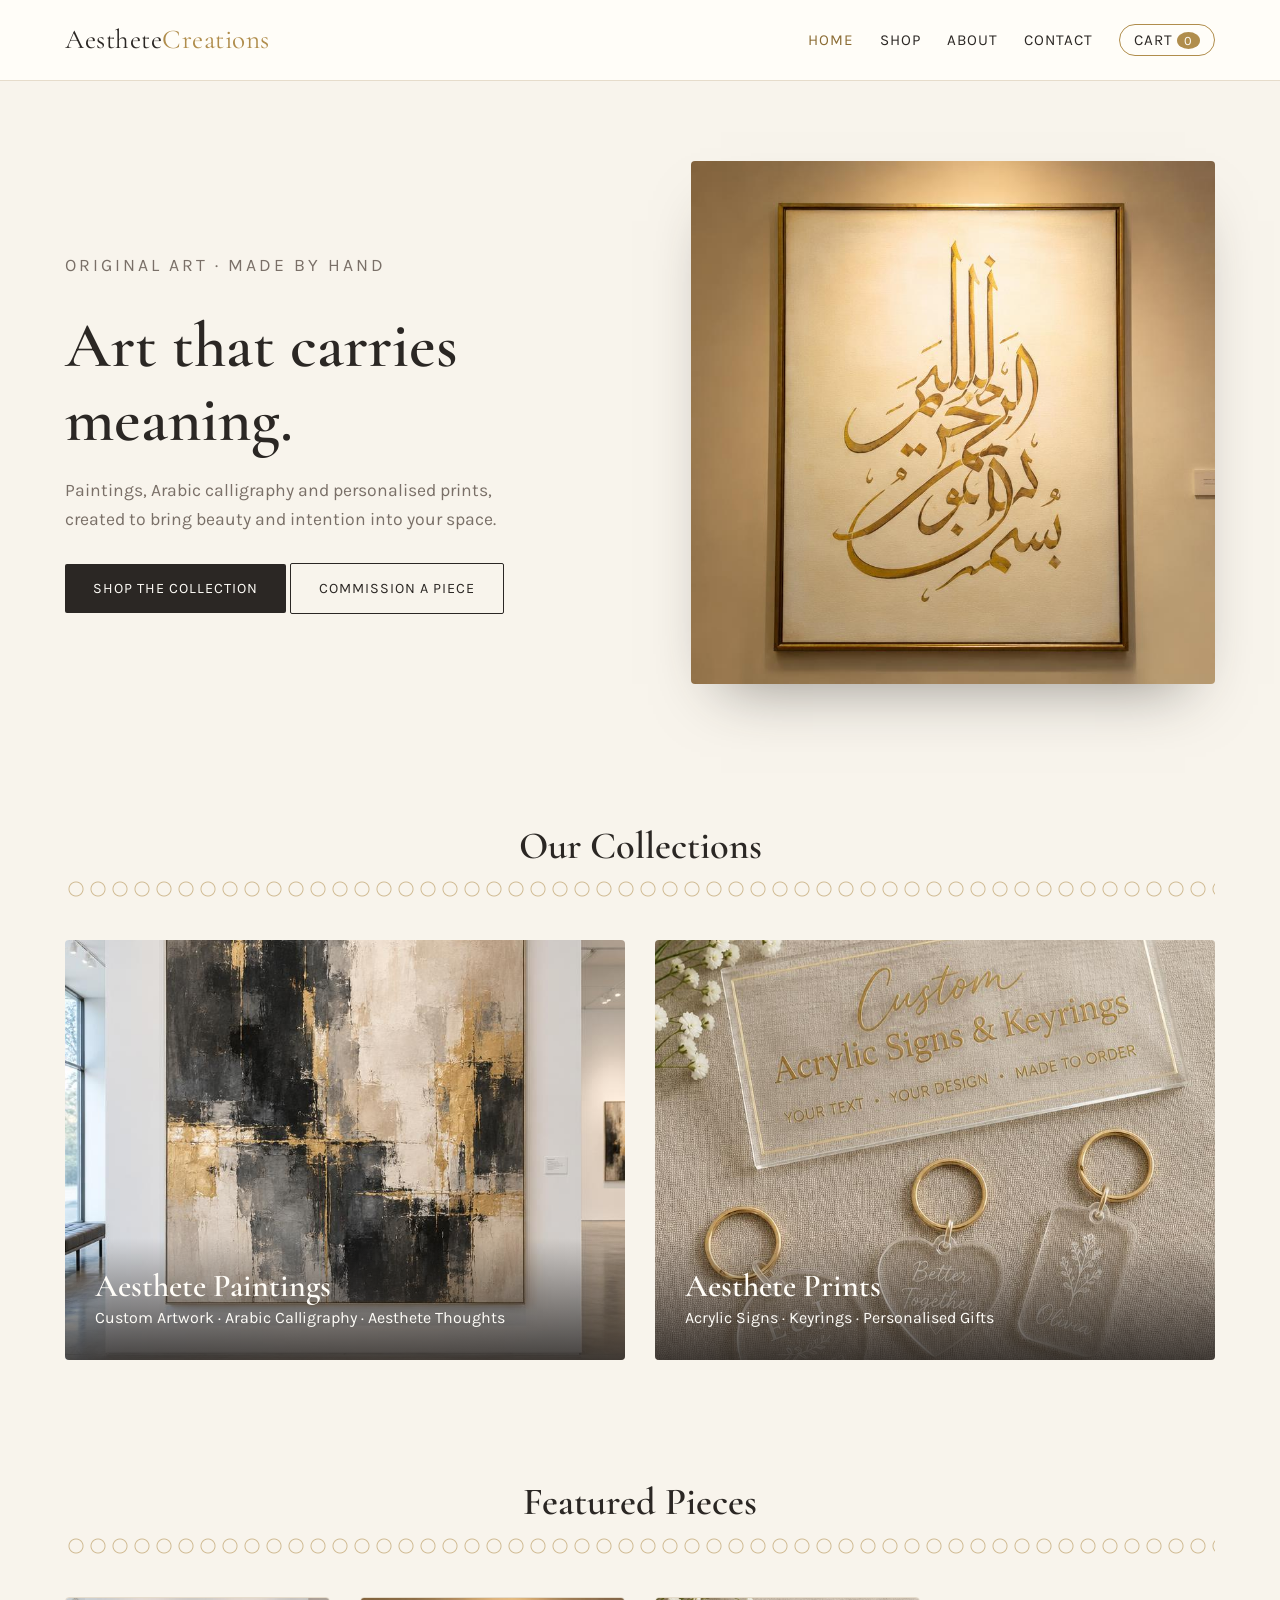
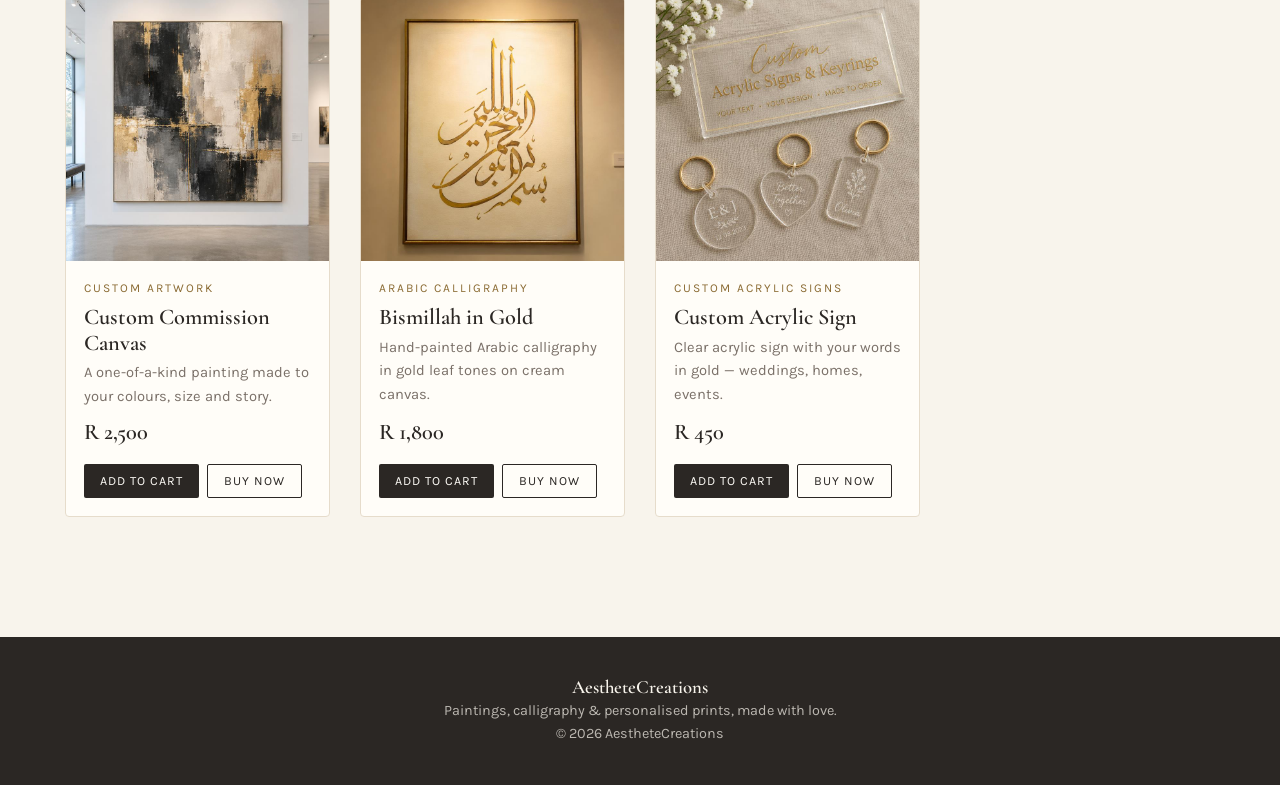
<file: index.html>
<!DOCTYPE html>
<html lang="en">
<head>
  <meta charset="UTF-8">
  <meta name="viewport" content="width=device-width, initial-scale=1.0">
  <title>Handmade Art & Personalised Gifts | AestheteCreations</title>
  <meta name="description" content="Original paintings, Arabic calligraphy and custom acrylic prints by AestheteCreations.">
  <link rel="preconnect" href="https://fonts.googleapis.com">
  <link href="https://fonts.googleapis.com/css2?family=Cormorant+Garamond:wght@500;600&family=Karla:wght@400;600&display=swap" rel="stylesheet">
  <!-- This line connects the page to your CSS file -->
  <link rel="stylesheet" href="css/style.css">
</head>
<body>
  <header class="site-header">
    <nav class="nav container">
      <a href="index.html" class="logo">Aesthete<span>Creations</span></a>
      <ul class="nav-links">
        <li><a href="index.html" class="active">Home</a></li>
        <li><a href="shop.html">Shop</a></li>
        <li><a href="about.html">About</a></li>
        <li><a href="contact.html">Contact</a></li>
        <li><a href="cart.html" class="cart-link">Cart<span class="cart-count">0</span></a></li>
      </ul>
    </nav>
  </header>
  <main>
    <section class="hero container">
      <div>
        <p class="eyebrow">Original art &middot; Made by hand</p>
        <h1>Art that carries meaning.</h1>
        <p>Paintings, Arabic calligraphy and personalised prints, created to bring beauty and intention into your space.</p>
        <a href="shop.html" class="btn">Shop the collection</a>
        <a href="contact.html" class="btn btn-outline">Commission a piece</a>
      </div>
      <img src="images/calligraphy.jpg" alt="Gold Arabic calligraphy canvas">
    </section>
    <section class="container">
      <h2 class="section-title">Our Collections</h2>
      <div class="divider"></div>
      <div class="categories">
        <a class="category" href="shop.html?category=Aesthete%20Paintings">
          <img src="images/painting.jpg" alt="Aesthete Paintings">
          <div><h3>Aesthete Paintings</h3><p>Custom Artwork &middot; Arabic Calligraphy &middot; Aesthete Thoughts</p></div>
        </a>
        <a class="category" href="shop.html?category=Aesthete%20Prints">
          <img src="images/acrylic.jpg" alt="Aesthete Prints">
          <div><h3>Aesthete Prints</h3><p>Acrylic Signs &middot; Keyrings &middot; Personalised Gifts</p></div>
        </a>
      </div>
    </section>
    <section class="container">
      <h2 class="section-title">Featured Pieces</h2>
      <div class="divider"></div>
      <div class="product-grid" id="featured"></div>
    </section>
  </main>
  <footer class="site-footer">
    <div class="container">
      <h3>AestheteCreations</h3>
      <p>Paintings, calligraphy &amp; personalised prints, made with love.</p>
      <p>&copy; <span id="year"></span> AestheteCreations</p>
    </div>
  </footer>
  <!-- products.js must load BEFORE cart.js -->
  <script src="js/products.js"></script>
  <script src="js/cart.js"></script>
</body>
</html>
</file>
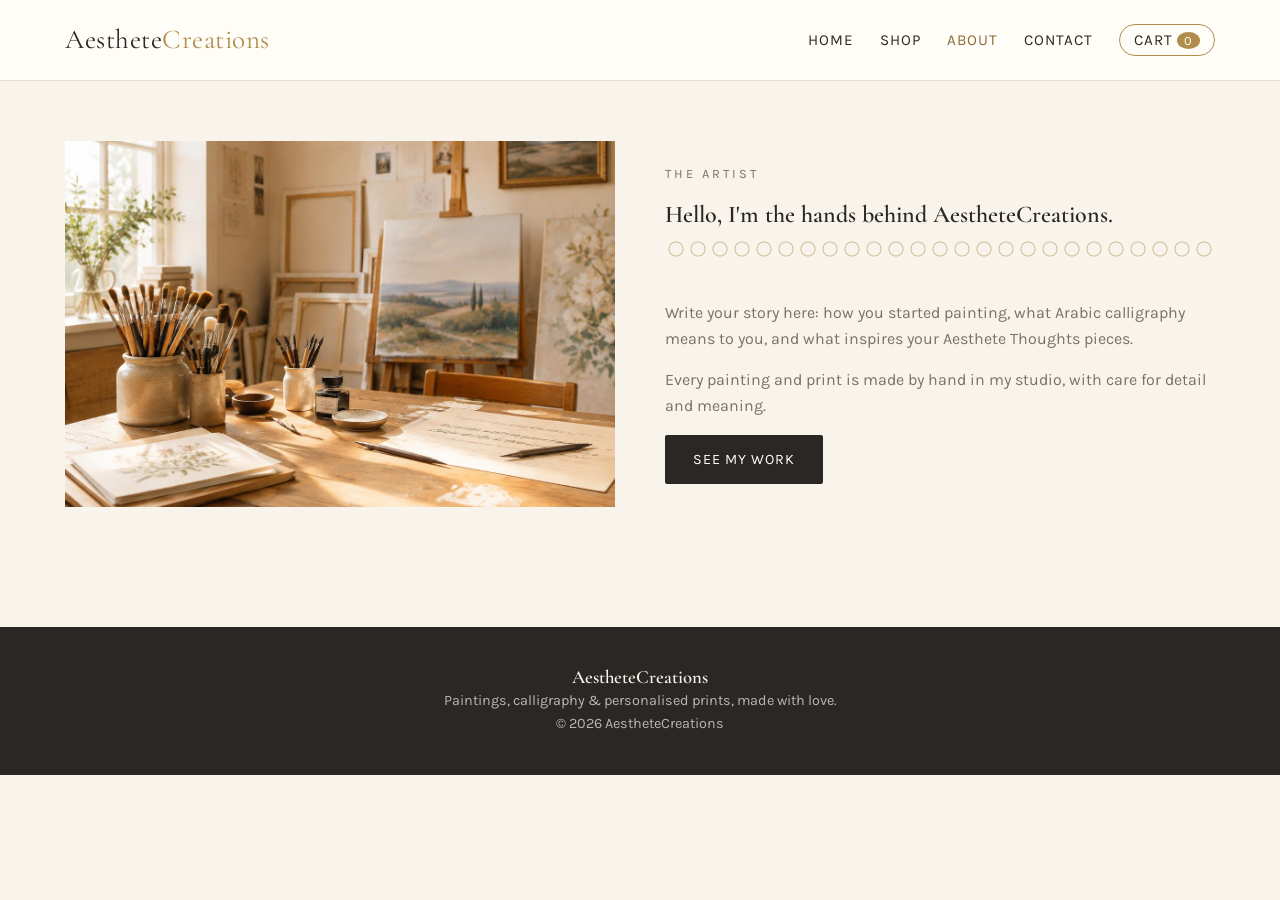
<file: about.html>
<!DOCTYPE html>
<html lang="en">
<head>
  <meta charset="UTF-8">
  <meta name="viewport" content="width=device-width, initial-scale=1.0">
  <title>About the Artist | AestheteCreations</title>
  <meta name="description" content="Meet the artist behind AestheteCreations.">
  <link rel="preconnect" href="https://fonts.googleapis.com">
  <link href="https://fonts.googleapis.com/css2?family=Cormorant+Garamond:wght@500;600&family=Karla:wght@400;600&display=swap" rel="stylesheet">
  <!-- This line connects the page to your CSS file -->
  <link rel="stylesheet" href="css/style.css">
</head>
<body>
  <header class="site-header">
    <nav class="nav container">
      <a href="index.html" class="logo">Aesthete<span>Creations</span></a>
      <ul class="nav-links">
        <li><a href="index.html">Home</a></li>
        <li><a href="shop.html">Shop</a></li>
        <li><a href="about.html" class="active">About</a></li>
        <li><a href="contact.html">Contact</a></li>
        <li><a href="cart.html" class="cart-link">Cart<span class="cart-count">0</span></a></li>
      </ul>
    </nav>
  </header>
  <main>
    <section class="container split">
      <img src="images/studio.jpg" alt="The AestheteCreations studio">
      <div>
        <p class="eyebrow">The artist</p>
        <h1>Hello, I'm the hands behind AestheteCreations.</h1>
        <div class="divider"></div>
        <p>Write your story here: how you started painting, what Arabic calligraphy means to you, and what inspires your Aesthete Thoughts pieces.</p>
        <p>Every painting and print is made by hand in my studio, with care for detail and meaning.</p>
        <a href="shop.html" class="btn">See my work</a>
      </div>
    </section>
  </main>
  <footer class="site-footer">
    <div class="container">
      <h3>AestheteCreations</h3>
      <p>Paintings, calligraphy &amp; personalised prints, made with love.</p>
      <p>&copy; <span id="year"></span> AestheteCreations</p>
    </div>
  </footer>
  <!-- products.js must load BEFORE cart.js -->
  <script src="js/products.js"></script>
  <script src="js/cart.js"></script>
</body>
</html>
</file>
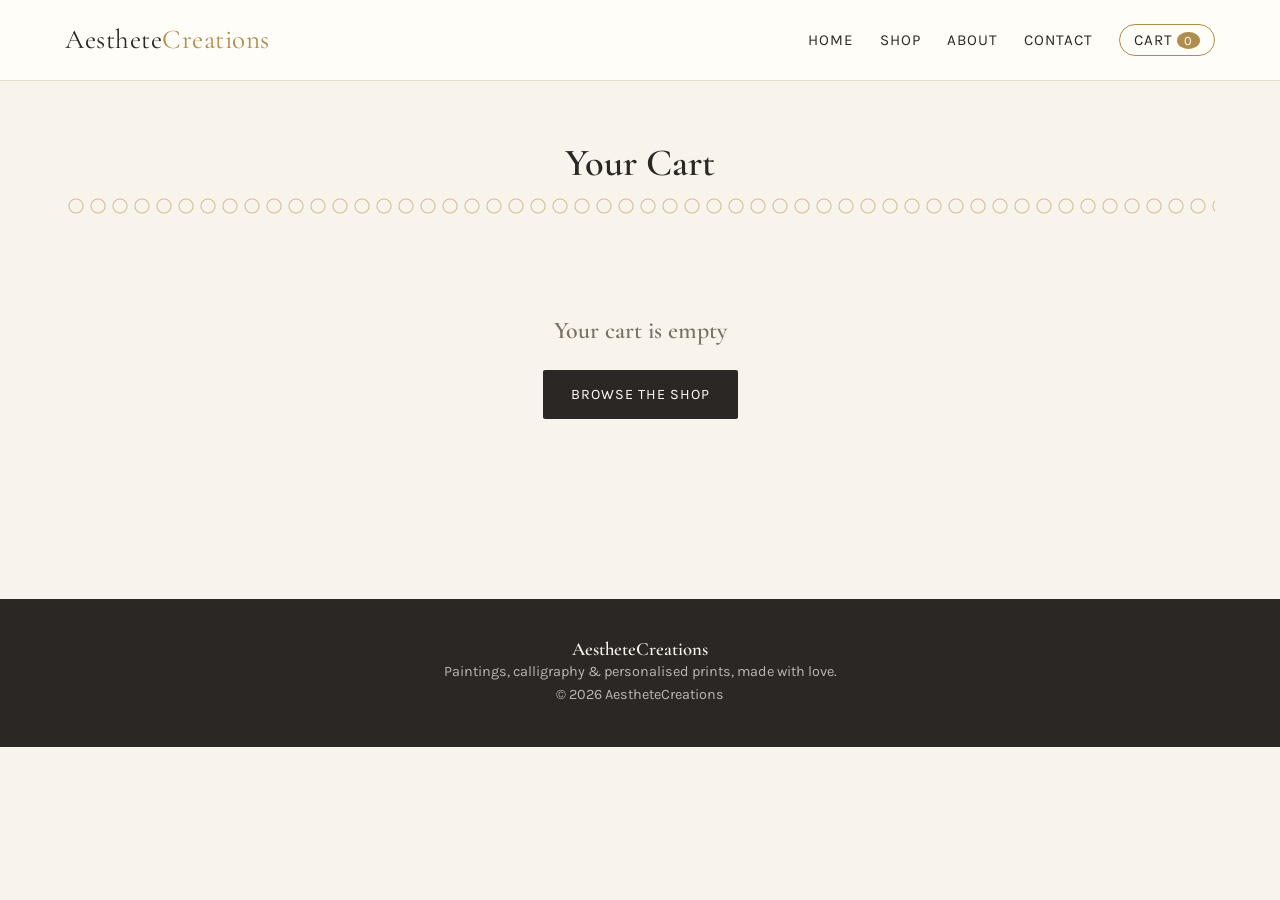
<file: cart.html>
<!DOCTYPE html>
<html lang="en">
<head>
  <meta charset="UTF-8">
  <meta name="viewport" content="width=device-width, initial-scale=1.0">
  <title>Your Cart | AestheteCreations</title>
  <meta name="description" content="Review your AestheteCreations cart and check out.">
  <link rel="preconnect" href="https://fonts.googleapis.com">
  <link href="https://fonts.googleapis.com/css2?family=Cormorant+Garamond:wght@500;600&family=Karla:wght@400;600&display=swap" rel="stylesheet">
  <!-- This line connects the page to your CSS file -->
  <link rel="stylesheet" href="css/style.css">
</head>
<body>
  <header class="site-header">
    <nav class="nav container">
      <a href="index.html" class="logo">Aesthete<span>Creations</span></a>
      <ul class="nav-links">
        <li><a href="index.html">Home</a></li>
        <li><a href="shop.html">Shop</a></li>
        <li><a href="about.html">About</a></li>
        <li><a href="contact.html">Contact</a></li>
        <li><a href="cart.html" class="cart-link">Cart<span class="cart-count">0</span></a></li>
      </ul>
    </nav>
  </header>
  <main>
    <section class="container">
      <h1 class="section-title">Your Cart</h1>
      <div class="divider"></div>
      <div id="cart"></div>
    </section>
  </main>
  <footer class="site-footer">
    <div class="container">
      <h3>AestheteCreations</h3>
      <p>Paintings, calligraphy &amp; personalised prints, made with love.</p>
      <p>&copy; <span id="year"></span> AestheteCreations</p>
    </div>
  </footer>
  <!-- products.js must load BEFORE cart.js -->
  <script src="js/products.js"></script>
  <script src="js/cart.js"></script>
</body>
</html>
</file>
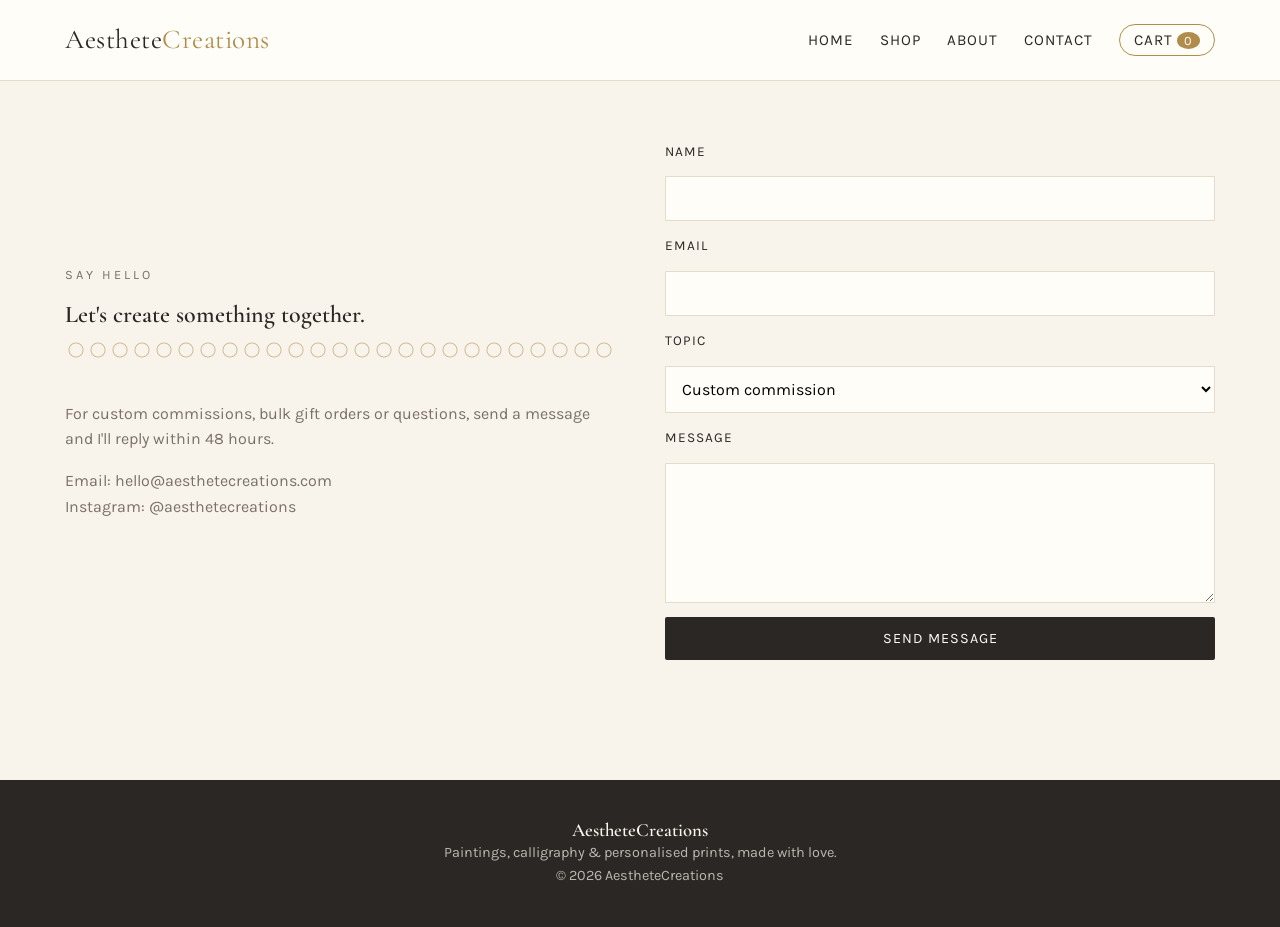
<file: contact.html>
<!DOCTYPE html>
<html lang="en">
<head>
  <meta charset="UTF-8">
  <meta name="viewport" content="width=device-width, initial-scale=1.0">
  <title>Contact | AestheteCreations</title>
  <meta name="description" content="Get in touch with AestheteCreations for orders and commissions.">
  <link rel="preconnect" href="https://fonts.googleapis.com">
  <link href="https://fonts.googleapis.com/css2?family=Cormorant+Garamond:wght@500;600&family=Karla:wght@400;600&display=swap" rel="stylesheet">
  <!-- This line connects the page to your CSS file -->
  <link rel="stylesheet" href="css/style.css">
</head>
<body>
  <header class="site-header">
    <nav class="nav container">
      <a href="index.html" class="logo">Aesthete<span>Creations</span></a>
      <ul class="nav-links">
        <li><a href="index.html">Home</a></li>
        <li><a href="shop.html">Shop</a></li>
        <li><a href="about.html">About</a></li>
        <li><a href="contact.html">Contact</a></li>
        <li><a href="cart.html" class="cart-link">Cart<span class="cart-count">0</span></a></li>
      </ul>
    </nav>
  </header>
  <main>
    <section class="container split">
      <div>
        <p class="eyebrow">Say hello</p>
        <h1>Let's create something together.</h1>
        <div class="divider"></div>
        <p>For custom commissions, bulk gift orders or questions, send a message and I'll reply within 48 hours.</p>
        <p>Email: hello@aesthetecreations.com<br>Instagram: @aesthetecreations</p>
      </div>
      <!-- Replace YOUR_FORM_ID with the ID from formspree.io (see GUIDE.md) -->
      <form action="https://formspree.io/f/YOUR_FORM_ID" method="POST">
        <label for="name">Name</label><input id="name" name="name" required>
        <label for="email">Email</label><input id="email" type="email" name="email" required>
        <label for="topic">Topic</label>
        <select id="topic" name="topic"><option>Custom commission</option><option>Order question</option><option>Other</option></select>
        <label for="message">Message</label><textarea id="message" name="message" required></textarea>
        <button class="btn" type="submit">Send message</button>
      </form>
    </section>
  </main>
  <footer class="site-footer">
    <div class="container">
      <h3>AestheteCreations</h3>
      <p>Paintings, calligraphy &amp; personalised prints, made with love.</p>
      <p>&copy; <span id="year"></span> AestheteCreations</p>
    </div>
  </footer>
  <!-- products.js must load BEFORE cart.js -->
  <script src="js/products.js"></script>
  <script src="js/cart.js"></script>
</body>
</html>
</file>
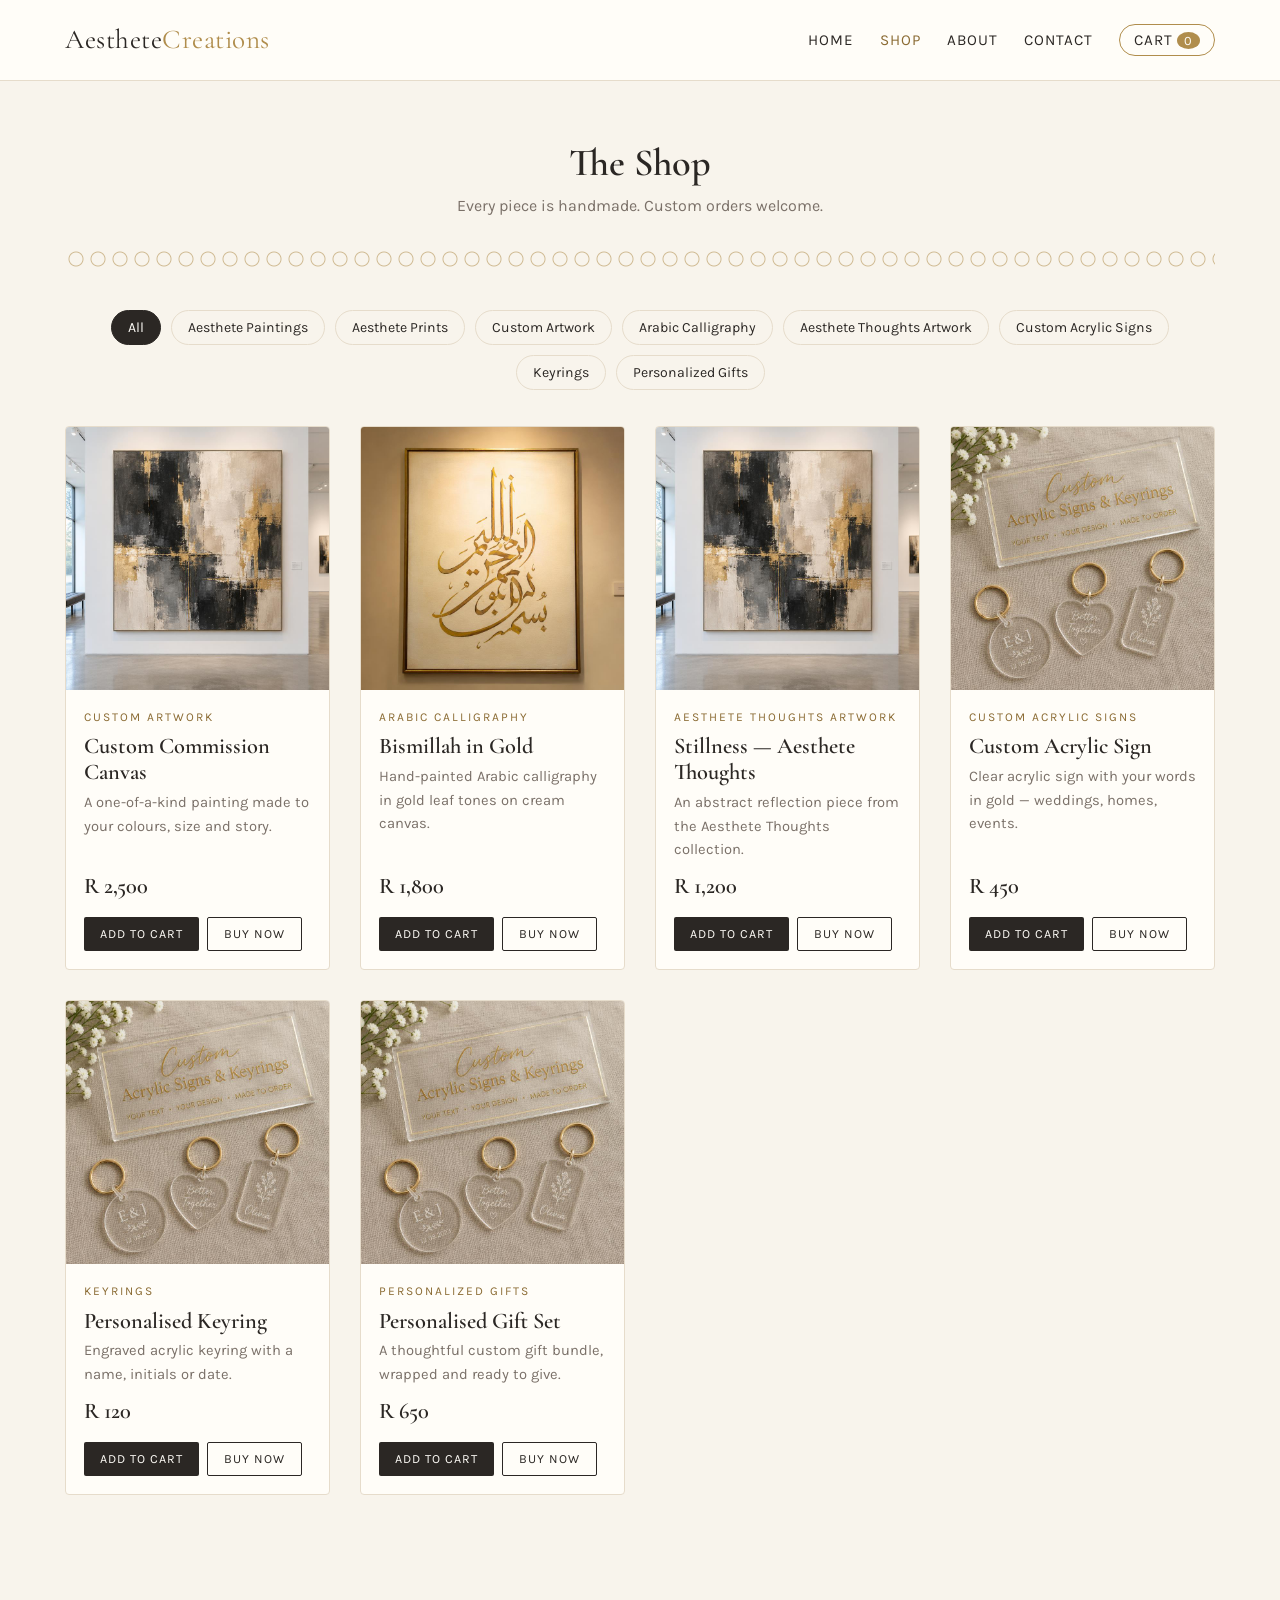
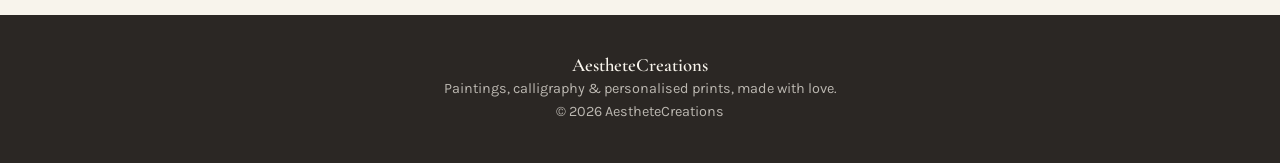
<file: shop.html>
<!DOCTYPE html>
<html lang="en">
<head>
  <meta charset="UTF-8">
  <meta name="viewport" content="width=device-width, initial-scale=1.0">
  <title>Shop | AestheteCreations</title>
  <meta name="description" content="Browse all AestheteCreations paintings and prints.">
  <link rel="preconnect" href="https://fonts.googleapis.com">
  <link href="https://fonts.googleapis.com/css2?family=Cormorant+Garamond:wght@500;600&family=Karla:wght@400;600&display=swap" rel="stylesheet">
  <!-- This line connects the page to your CSS file -->
  <link rel="stylesheet" href="css/style.css">
</head>
<body>
  <header class="site-header">
    <nav class="nav container">
      <a href="index.html" class="logo">Aesthete<span>Creations</span></a>
      <ul class="nav-links">
        <li><a href="index.html">Home</a></li>
        <li><a href="shop.html" class="active">Shop</a></li>
        <li><a href="about.html">About</a></li>
        <li><a href="contact.html">Contact</a></li>
        <li><a href="cart.html" class="cart-link">Cart<span class="cart-count">0</span></a></li>
      </ul>
    </nav>
  </header>
  <main>
    <section class="container">
      <h1 class="section-title">The Shop</h1>
      <p class="section-sub">Every piece is handmade. Custom orders welcome.</p>
      <div class="divider"></div>
      <div class="filters" id="filters"></div>
      <div class="product-grid" id="shop-grid"></div>
    </section>
  </main>
  <footer class="site-footer">
    <div class="container">
      <h3>AestheteCreations</h3>
      <p>Paintings, calligraphy &amp; personalised prints, made with love.</p>
      <p>&copy; <span id="year"></span> AestheteCreations</p>
    </div>
  </footer>
  <!-- products.js must load BEFORE cart.js -->
  <script src="js/products.js"></script>
  <script src="js/cart.js"></script>
</body>
</html>
</file>
<file: css/style.css>
/* ===== AestheteCreations stylesheet =====
   Every HTML page links to this one file with:
   <link rel="stylesheet" href="css/style.css">
   Change a colour here and it changes on every page. */
:root{
  --cream:#f8f4ec; --paper:#fffdf8; --ink:#2b2724; --muted:#7a7068;
  --gold:#b08d4c; --gold-dark:#8a6a32; --line:#e6dccb;
  --serif:"Cormorant Garamond",Georgia,serif; --sans:"Karla",Arial,sans-serif;
}
*{box-sizing:border-box;margin:0;padding:0}
body{font-family:var(--sans);background:var(--cream);color:var(--ink);line-height:1.6}
img{max-width:100%;display:block}
a{color:inherit}
h1,h2,h3{font-family:var(--serif);font-weight:600;line-height:1.15}
.container{width:min(1150px,92%);margin:0 auto}

/* Header */
.site-header{background:var(--paper);border-bottom:1px solid var(--line);position:sticky;top:0;z-index:10}
.nav{display:flex;align-items:center;justify-content:space-between;padding:18px 0;gap:20px;flex-wrap:wrap}
.logo{font-family:var(--serif);font-size:1.7rem;text-decoration:none;letter-spacing:.5px}
.logo span{color:var(--gold)}
.nav-links{display:flex;gap:26px;list-style:none;align-items:center;flex-wrap:wrap}
.nav-links a{text-decoration:none;font-size:.95rem;letter-spacing:1px;text-transform:uppercase}
.nav-links a:hover,.nav-links a.active{color:var(--gold-dark)}
.cart-link{border:1px solid var(--gold);padding:6px 14px;border-radius:30px}
.cart-count{background:var(--gold);color:var(--paper);border-radius:50%;padding:1px 7px;font-size:.8rem;margin-left:4px}

/* Hero */
.hero{display:grid;grid-template-columns:1.1fr 1fr;gap:50px;align-items:center;padding:80px 0}
.hero h1{font-size:clamp(2.6rem,5vw,4.2rem)}
.hero p{color:var(--muted);margin:20px 0 30px;font-size:1.1rem;max-width:480px}
.hero img{border-radius:4px;box-shadow:0 30px 60px -30px rgba(43,39,36,.5)}
.eyebrow{color:var(--gold-dark);text-transform:uppercase;letter-spacing:3px;font-size:.8rem;margin-bottom:12px}

/* Buttons */
.btn{display:inline-block;background:var(--ink);color:var(--paper);border:none;padding:13px 28px;font-family:var(--sans);font-size:.9rem;letter-spacing:1px;text-transform:uppercase;text-decoration:none;cursor:pointer;border-radius:2px;transition:background .2s}
.btn:hover{background:var(--gold-dark)}
.btn-outline{background:transparent;color:var(--ink);border:1px solid var(--ink)}
.btn-outline:hover{background:var(--ink);color:var(--paper)}
.btn-small{padding:9px 16px;font-size:.78rem}

/* Arabic-inspired divider */
.divider{height:22px;margin:10px 0 40px;background:
  radial-gradient(circle at 11px 11px,transparent 6px,var(--gold) 7px,transparent 8px) 0 0/22px 22px repeat-x;opacity:.55}

section{padding:60px 0}
.section-title{text-align:center;font-size:2.4rem;margin-bottom:8px}
.section-sub{text-align:center;color:var(--muted);margin-bottom:30px}

/* Category cards */
.categories{display:grid;grid-template-columns:1fr 1fr;gap:30px}
.category{position:relative;overflow:hidden;text-decoration:none;border-radius:4px}
.category img{aspect-ratio:4/3;object-fit:cover;transition:transform .5s}
.category:hover img{transform:scale(1.05)}
.category div{position:absolute;inset:auto 0 0 0;padding:30px;background:linear-gradient(transparent,rgba(43,39,36,.85));color:var(--paper)}
.category h3{font-size:2rem}

/* Products */
.filters{display:flex;flex-wrap:wrap;gap:10px;justify-content:center;margin-bottom:36px}
.filter-btn{background:transparent;border:1px solid var(--line);padding:8px 16px;border-radius:30px;cursor:pointer;font-family:var(--sans);font-size:.88rem;color:var(--ink)}
.filter-btn.active,.filter-btn:hover{background:var(--ink);color:var(--paper);border-color:var(--ink)}
.product-grid{display:grid;grid-template-columns:repeat(auto-fill,minmax(250px,1fr));gap:30px}
.product{background:var(--paper);border:1px solid var(--line);border-radius:4px;overflow:hidden;display:flex;flex-direction:column}
.product img{aspect-ratio:1;object-fit:cover}
.product-info{padding:18px;display:flex;flex-direction:column;gap:6px;flex:1}
.product-cat{font-size:.75rem;text-transform:uppercase;letter-spacing:2px;color:var(--gold-dark)}
.product h3{font-size:1.4rem}
.product p{color:var(--muted);font-size:.92rem;flex:1}
.price{font-family:var(--serif);font-size:1.4rem;font-weight:600}
.product-actions{display:flex;gap:8px;margin-top:8px;flex-wrap:wrap}

/* Cart */
.cart-table{width:100%;border-collapse:collapse;background:var(--paper)}
.cart-table th,.cart-table td{padding:14px;border-bottom:1px solid var(--line);text-align:left;vertical-align:middle}
.cart-table img{width:70px;height:70px;object-fit:cover;border-radius:3px}
.qty{display:flex;align-items:center;gap:8px}
.qty button{width:28px;height:28px;border:1px solid var(--line);background:var(--cream);cursor:pointer}
.remove{background:none;border:none;color:var(--gold-dark);cursor:pointer;text-decoration:underline}
.cart-summary{margin-top:30px;margin-left:auto;max-width:380px;background:var(--paper);border:1px solid var(--line);padding:24px}
.cart-summary .total{display:flex;justify-content:space-between;font-family:var(--serif);font-size:1.6rem;margin-bottom:16px}
.note{font-size:.85rem;color:var(--muted);margin-top:12px}
.empty{text-align:center;padding:60px 0;color:var(--muted)}

/* About + Contact */
.split{display:grid;grid-template-columns:1fr 1fr;gap:50px;align-items:center}
.split p{margin-bottom:16px;color:var(--muted)}
form{display:grid;gap:14px}
label{font-size:.85rem;text-transform:uppercase;letter-spacing:1px}
input,textarea,select{width:100%;padding:12px;border:1px solid var(--line);background:var(--paper);font-family:var(--sans);font-size:1rem}
textarea{min-height:140px}

/* Footer */
.site-footer{background:var(--ink);color:var(--cream);padding:40px 0;margin-top:60px;text-align:center}
.site-footer p{opacity:.7;font-size:.9rem}

/* Little pop-up message */
.toast{position:fixed;bottom:24px;right:24px;background:var(--ink);color:var(--paper);padding:14px 22px;border-radius:3px;opacity:0;transform:translateY(20px);transition:.3s}
.toast.show{opacity:1;transform:none}

/* Phones */
@media (max-width:760px){
  .hero,.categories,.split{grid-template-columns:1fr}
  .hero{padding:40px 0}
  .nav{justify-content:center}
  .cart-table th:nth-child(1),.cart-table td:nth-child(1){display:none}
}
</file>
